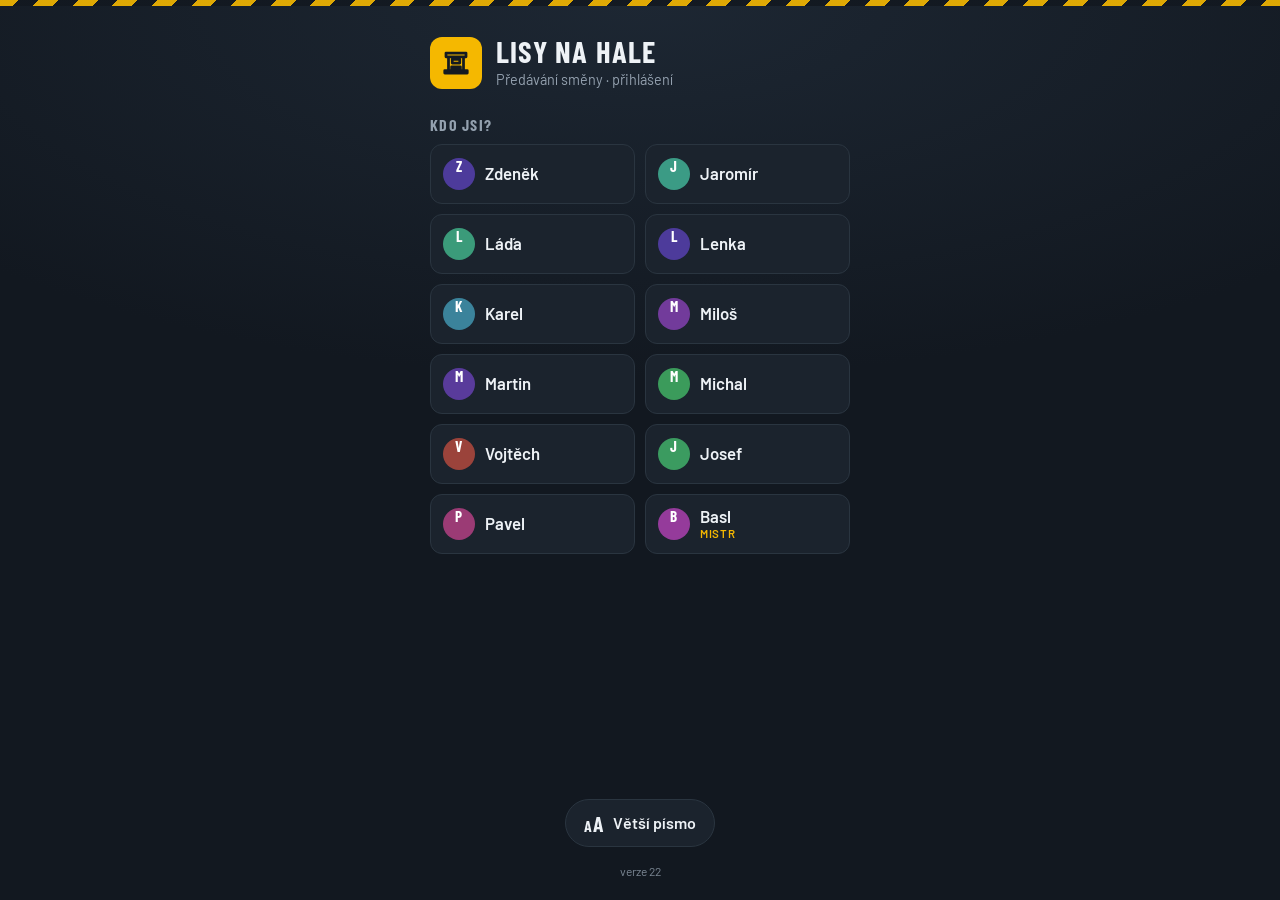
<file: index.html>
<!doctype html>
<html lang="cs">
<head>
<meta charset="utf-8">
<meta name="viewport" content="width=device-width, initial-scale=1, viewport-fit=cover">
<meta name="theme-color" content="#121820">
<meta name="apple-mobile-web-app-capable" content="yes">
<meta name="apple-mobile-web-app-title" content="Lisy">
<title>Lisy na hale</title>
<link rel="manifest" href="manifest.webmanifest">
<link rel="icon" href="icon-192.png">
<link rel="apple-touch-icon" href="icon-192.png">
<link rel="stylesheet" href="styles.css?v=22">
<script>try { var fs = localStorage.getItem('lisy-fs'); if (fs) document.documentElement.setAttribute('data-fs', fs); } catch (e) {}</script>
</head>
<body>
<div class="boot-err" id="bootErr" hidden>
  <b>Aplikace se nenačetla celá.</b>
  <span>Nejspíš se zrovna nahrává nová verze. Zkus to znovu.</span>
  <button id="bootBtn">Načíst znovu</button>
  <button id="bootRep" class="boot-rep" onclick="try{openReport('Chyba načtení')}catch(e){}">Nahlásit problém</button>
</div>
<script>
window.addEventListener('error', function () { var e = document.getElementById('bootErr'); if (e) e.hidden = false; });
document.addEventListener('click', function (ev) {
  if (!ev.target || ev.target.id !== 'bootBtn') return;
  var go = function () { location.reload(); };
  try {
    var p = [];
    if (navigator.serviceWorker) p.push(navigator.serviceWorker.getRegistrations().then(function (r) { return Promise.all(r.map(function (x) { return x.unregister(); })); }));
    if (window.caches) p.push(caches.keys().then(function (k) { return Promise.all(k.map(function (x) { return caches.delete(x); })); }));
    Promise.all(p).then(go, go);
  } catch (e) { go(); }
});
</script>
<div class="login" id="login">
  <div class="lg-card">
    <div class="lg-brand"><span class="logo lg-logo" data-ic="logo"></span><div><div class="lg-title">Lisy na hale</div><div class="lg-sub">Předávání směny · přihlášení</div></div></div>
    <div id="lgStep1">
      <div class="lg-h">Kdo jsi?</div>
      <div class="lg-names" id="lgNames"></div>
    </div>
    <div id="lgStep2" hidden>
      <button class="lg-back" id="lgBack" data-ic="back">Jiný uživatel</button>
      <div class="lg-who"><span class="av av-lg" id="lgAv"></span><b id="lgName"></b></div>
      <div class="lg-h">Zadej PIN</div>
      <div class="dots" id="lgDots"><i></i><i></i><i></i><i></i></div>
      <div class="lg-err" id="lgErr" role="alert"></div>
      <div class="pad" id="lgPad"></div>
    </div>
  </div>
  <button class="lg-fs" id="lgFs" type="button"><span class="aa">A<b>A</b></span><span id="lgFsT">Větší písmo</span></button>
  <div class="lg-foot" id="lgFoot"></div>
</div>
<header class="appbar">
  <div class="hrow">
    <div class="brand">
      <span class="logo" data-ic="logo"></span>
      <div class="brand-t"><h1>Lisy na hale</h1><div class="src"><span id="srcInfo"></span><span id="ver" class="ver"></span></div></div>
    </div>
    <div class="hright">
      <div class="clock"><b id="clock" class="mono">--:--</b><span><span id="shiftName"></span> · do <span id="shiftEnd" class="mono"></span></span></div>
      <button class="userbtn" id="userBtn" aria-label="Uživatel a nastavení"><span class="av" id="userAv"></span></button>
    </div>
  </div>
  <div class="stats" id="filters" role="group" aria-label="Filtr lisů">
    <button class="stat" data-f="all" aria-pressed="true"><b id="cAll">0</b><span>Vše</span></button>
    <button class="stat s-run" data-f="run" aria-pressed="false"><b id="cRun">0</b><span>Běží</span></button>
    <button class="stat s-warn" data-f="shift" aria-pressed="false"><b id="cShift">0</b><span>Končí</span></button>
    <button class="stat s-idle" data-f="idle" aria-pressed="false"><b id="cIdle">0</b><span>Stojí</span><small id="cPrep" hidden></small></button>
  </div>
  <div class="fhint" id="fhint" hidden></div>
</header>

<main>
  <section id="v-hala"><div class="grid" id="grid"></div></section>

  <section id="v-plan" hidden>
    <div class="pl-head">
      <button class="icb" id="plPrev" aria-label="Předchozí den" data-ic="back"></button>
      <button class="pl-day" id="plToday" title="Zpět na aktuální směnu"><span id="plDay"></span></button>
      <button class="icb" id="plNext" aria-label="Další den" data-ic="chev"></button>
    </div>
    <div class="seg pl-shifts" id="plShifts"></div>
    <div class="seg pl-mode" role="group" aria-label="Zobrazení plánu">
      <button data-pm="tasks" aria-pressed="true">Úkoly</button>
      <button data-pm="time" aria-pressed="false">Časová osa</button>
      <button data-pm="staff" aria-pressed="false">Obsluha</button>
    </div>
    <div id="plTime" hidden></div>
    <div id="plStaff" hidden></div>
    <div id="plTasks">
    <div class="pl-prog" id="plProg"></div>
    <div class="bigbtns two">
      <button class="primary" id="plAdd" data-ic="plus">Přidat do plánu</button>
      <button class="secondary" id="plPaste" data-ic="list">Vložit text</button>
    </div>
    <div id="plOver"></div>
    <div class="list" id="plList"></div>
    <h2>Sdílení plánu</h2>
    <p class="hint">Plán i rozdělení obsluhy se předávají se směnou. Tady je jde poslat samostatně, třeba když je připravuje mistr.</p>
    <div class="bigbtns two">
      <button class="secondary" id="plShare" data-ic="share">Sdílet plán</button>
      <button class="secondary" id="plLoad" data-ic="scan">Načíst plán</button>
    </div>
    </div>
  </section>

  <section id="v-predani" hidden>
    <h2>Předání směny</h2>
    <div class="wholine"><span class="av" id="whoAv"></span><span>Předává / přebírá: <b id="whoName"></b></span></div>
    <div class="bigbtns">
      <button class="primary" id="btnGive" data-ic="qr">Předat směnu</button>
      <button class="secondary" id="btnTake" data-ic="scan">Načíst od předchozí směny</button>
    </div>
    <h2>Končí do konce příští směny</h2>
    <div class="list" id="handover"></div>
    <h2>Poslední změny</h2>
    <div class="list" id="log"></div>
  </section>

  <section id="v-poznamky" hidden>
    <h2>Poznámky pro směnu</h2>
    <p class="hint">Co má vědět další směna. Poznámky se předávají spolu se směnou.</p>
    <form class="noteform" id="noteForm">
      <select id="noteLis" aria-label="Ke kterému lisu"></select>
      <textarea id="noteText" rows="3" placeholder="Např. na lisu 4 dochází materiál, neuklizené hadice u lisu 10…" aria-label="Text poznámky"></textarea>
      <button class="primary" type="submit" data-ic="plus">Přidat poznámku</button>
    </form>
    <h2>Otevřené <span class="cnt" id="noteCount"></span></h2>
    <div class="list" id="notesOpen"></div>
    <h2>Vyřešené</h2>
    <div class="list" id="notesDone"></div>
  </section>

  <section id="v-katalog" hidden>
    <h2>Katalog výrobků <span class="cnt" id="catCount"></span></h2>
    <p class="hint">Výrobky, které jdou vybrat při zadávání k lisu. Firemní seznam se načítá sám ze souboru katalog.json, vlastní výrobky přidáš tady.</p>
    <div class="bigbtns two">
      <button class="secondary" id="btnCatGive" data-ic="share">Sdílet katalog</button>
      <button class="secondary" id="btnCatTake" data-ic="scan">Načíst katalog</button>
    </div>
    <form class="cat-add" id="catForm">
      <input type="text" id="catNew" placeholder="Název výrobku" aria-label="Nový výrobek">
      <button class="primary" type="submit">Přidat</button>
    </form>
    <input type="search" id="catSearch" placeholder="Hledat v katalogu" aria-label="Hledat v katalogu">
    <div class="list" id="catalog"></div>
  </section>
</main>

<nav>
  <button data-v="hala" aria-current="page" data-ic="grid">Hala</button>
  <button data-v="plan" data-ic="plan">Plán<span class="nbadge nb-plan" id="navPlan" hidden></span></button>
  <button data-v="predani" data-ic="swap">Předání</button>
  <button data-v="poznamky" data-ic="note">Poznámky<span class="nbadge" id="navNotes" hidden></span></button>
  <button data-v="katalog" data-ic="list">Katalog</button>
</nav>

<dialog id="dlg"><div class="sheet" id="sheet"></div></dialog>
<dialog id="dlg2"><div class="sheet" id="sheet2"></div></dialog>
<datalist id="products"></datalist>
<input type="file" id="fileIn" accept=".json,application/json" hidden>

<script src="qrcode.js?v=22"></script>
<script src="lz-string.min.js?v=22"></script>
<script src="jsQR.js?v=22"></script>
<script src="app.js?v=22"></script>
</body>
</html>
</file>
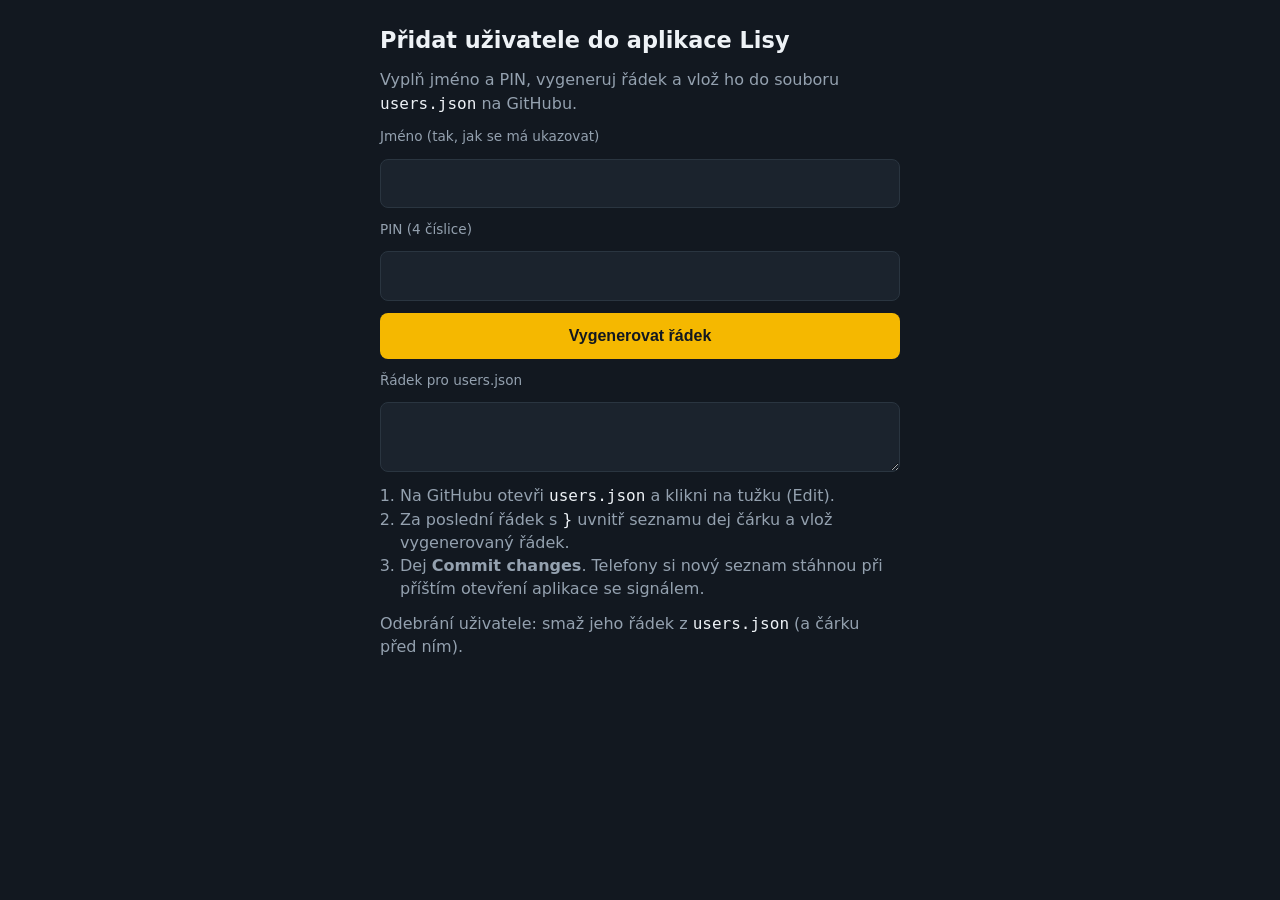
<file: novy-uzivatel.html>
<!doctype html>
<html lang="cs">
<head>
<meta charset="utf-8">
<meta name="viewport" content="width=device-width, initial-scale=1">
<title>Lisy – nový uživatel</title>
<style>
  :root{--bg:#121820;--panel:#1b232d;--line:#2a3540;--fg:#eef2f6;--muted:#94a1af;--accent:#f5b800}
  body{margin:0;background:var(--bg);color:var(--fg);font:16px/1.45 system-ui,sans-serif;padding:24px 16px}
  main{max-width:520px;margin:0 auto;display:flex;flex-direction:column;gap:12px}
  h1{font-size:1.4rem;margin:0}
  p{color:var(--muted);margin:0}
  label{font-size:.85rem;color:var(--muted)}
  input,textarea{width:100%;box-sizing:border-box;background:var(--panel);color:var(--fg);border:1px solid var(--line);border-radius:8px;padding:12px;font:inherit}
  textarea{font-family:ui-monospace,monospace;font-size:.85rem;min-height:70px}
  button{background:var(--accent);color:#121820;border:0;border-radius:8px;padding:14px;font-weight:700;font-size:1rem}
  ol{color:var(--muted);padding-left:20px;margin:0}
  code{color:var(--fg)}
</style>
</head>
<body>
<main>
  <h1>Přidat uživatele do aplikace Lisy</h1>
  <p>Vyplň jméno a PIN, vygeneruj řádek a vlož ho do souboru <code>users.json</code> na GitHubu.</p>
  <label for="n">Jméno (tak, jak se má ukazovat)</label>
  <input id="n" autocomplete="off">
  <label for="p">PIN (4 číslice)</label>
  <input id="p" inputmode="numeric" maxlength="4" autocomplete="off">
  <button id="go">Vygenerovat řádek</button>
  <label for="out">Řádek pro users.json</label>
  <textarea id="out" readonly></textarea>
  <ol>
    <li>Na GitHubu otevři <code>users.json</code> a klikni na tužku (Edit).</li>
    <li>Za poslední řádek s <code>}</code> uvnitř seznamu dej čárku a vlož vygenerovaný řádek.</li>
    <li>Dej <b>Commit changes</b>. Telefony si nový seznam stáhnou při příštím otevření aplikace se signálem.</li>
  </ol>
  <p>Odebrání uživatele: smaž jeho řádek z <code>users.json</code> (a čárku před ním).</p>
</main>
<script>
document.getElementById('go').onclick = async () => {
  const n = document.getElementById('n').value.trim(), p = document.getElementById('p').value.trim();
  if (!n || !/^\d{4}$/.test(p)) { document.getElementById('out').value = 'Vyplň jméno a PIN o 4 číslicích.'; return; }
  const b = await crypto.subtle.digest('SHA-256', new TextEncoder().encode('lisy:' + n + ':' + p));
  const h = [...new Uint8Array(b)].map(x => x.toString(16).padStart(2, '0')).join('');
  document.getElementById('out').value = JSON.stringify({ name: n, pin: h });
};
</script>
</body>
</html>
</file>
<file: styles.css>
/* Fonts bundled locally so the app works offline */
@font-face{font-family:"Barlow";font-weight:400;font-display:swap;src:url(barlow-latin-400-normal.woff2) format("woff2");unicode-range:U+0000-00FF,U+0131,U+0152-0153,U+02BB-02BC,U+02C6,U+02DA,U+02DC,U+2000-206F,U+20AC,U+2122,U+2190-2199,U+2212}
@font-face{font-family:"Barlow";font-weight:400;font-display:swap;src:url(barlow-latin-ext-400-normal.woff2) format("woff2");unicode-range:U+0100-02AF,U+1E00-1EFF,U+20A0-20AB,U+2C60-2C7F}
@font-face{font-family:"Barlow";font-weight:600;font-display:swap;src:url(barlow-latin-600-normal.woff2) format("woff2");unicode-range:U+0000-00FF,U+0131,U+0152-0153,U+02BB-02BC,U+02C6,U+02DA,U+02DC,U+2000-206F,U+20AC,U+2122,U+2190-2199,U+2212}
@font-face{font-family:"Barlow";font-weight:600;font-display:swap;src:url(barlow-latin-ext-600-normal.woff2) format("woff2");unicode-range:U+0100-02AF,U+1E00-1EFF,U+20A0-20AB,U+2C60-2C7F}
@font-face{font-family:"Barlow Condensed";font-weight:700;font-display:swap;src:url(barlow-condensed-latin-700-normal.woff2) format("woff2");unicode-range:U+0000-00FF,U+0131,U+0152-0153,U+02BB-02BC,U+02C6,U+02DA,U+02DC,U+2000-206F,U+20AC,U+2122,U+2190-2199,U+2212}
@font-face{font-family:"Barlow Condensed";font-weight:700;font-display:swap;src:url(barlow-condensed-latin-ext-700-normal.woff2) format("woff2");unicode-range:U+0100-02AF,U+1E00-1EFF,U+20A0-20AB,U+2C60-2C7F}

/* Layout: tmavý pruh aplikace se stavovými čítači, mřížka lisů jako panely strojů, spodní listy pro detail */
:root{
  --bg:#eceff3; --panel:#ffffff; --panel-2:#f5f7f9; --line:#dbe0e6; --line-2:#c9d0d8;
  --fg:#141a21; --muted:#5a6573; --faint:#8b95a1;
  --bar:#121820; --bar-2:#1b232d; --bar-line:#2a3540; --bar-fg:#eef2f6; --bar-muted:#94a1af;
  --accent:#f5b800; --accent-ink:#141a21;
  --ok:#17955a; --warn:#d68400; --crit:#d63f3f; --stop:#8455e8; --done:#2f74d0; --prep:#0e9aa7; --idle:#8a96a3;
  --shadow:0 1px 2px rgb(16 24 32 / .06),0 2px 8px rgb(16 24 32 / .05);
  --r:10px; --r-sm:8px;
  --f-display:"Barlow Condensed","Arial Narrow",sans-serif;
  --f-body:"Barlow",system-ui,sans-serif;
  color-scheme:light;
}
@media (prefers-color-scheme: dark){:root:not([data-theme="light"]){
  --bg:#0d1217; --panel:#161d25; --panel-2:#1c242e; --line:#26313c; --line-2:#33404d;
  --fg:#e7ecf1; --muted:#9aa6b2; --faint:#6d7986;
  --bar:#0a0e12; --bar-2:#141b22; --bar-line:#222c36;
  --ok:#2fbf78; --warn:#f0a330; --crit:#f06464; --stop:#a07cf5; --done:#5b9cf0; --prep:#2cc4cf; --idle:#6f7c89;
  --shadow:0 1px 2px rgb(0 0 0 / .4);
  color-scheme:dark}}
:root[data-theme="dark"]{
  --bg:#0d1217; --panel:#161d25; --panel-2:#1c242e; --line:#26313c; --line-2:#33404d;
  --fg:#e7ecf1; --muted:#9aa6b2; --faint:#6d7986;
  --bar:#0a0e12; --bar-2:#141b22; --bar-line:#222c36;
  --ok:#2fbf78; --warn:#f0a330; --crit:#f06464; --stop:#a07cf5; --done:#5b9cf0; --prep:#2cc4cf; --idle:#6f7c89;
  --shadow:0 1px 2px rgb(0 0 0 / .4);
  color-scheme:dark}

*{box-sizing:border-box}
html{-webkit-text-size-adjust:100%}
html{font-size:100%}
html[data-fs="2"]{font-size:115%}
html[data-fs="3"]{font-size:130%}
body{margin:0;background:var(--bg);color:var(--fg);font:1rem/1.4 var(--f-body);padding:0 16px calc(76px + env(safe-area-inset-bottom,0px))}
button,input,select{font:inherit;color:inherit}
button{cursor:pointer;-webkit-tap-highlight-color:transparent}
[hidden]{display:none!important}
:focus-visible{outline:3px solid var(--accent);outline-offset:2px}
.mono{font-variant-numeric:tabular-nums}
svg.i{width:20px;height:20px;flex:none;fill:none;stroke:currentColor;stroke-width:2;stroke-linecap:round;stroke-linejoin:round}

/* ---------- app bar ---------- */
.appbar{position:sticky;top:0;z-index:5;margin:0 -16px;background:var(--bar);color:var(--bar-fg);padding:calc(10px + env(safe-area-inset-top,0px)) 16px 12px;box-shadow:0 2px 10px rgb(0 0 0 / .18)}
.hrow{display:flex;justify-content:space-between;align-items:center;gap:12px}
.brand{display:flex;align-items:center;gap:10px;min-width:0;flex:1}
.logo{width:36px;height:36px;border-radius:8px;background:var(--accent);color:var(--accent-ink);display:grid;place-items:center;flex:none}
.logo svg.i{width:22px;height:22px;stroke-width:2.2}
.brand-t{min-width:0}
h1{white-space:nowrap;overflow:hidden;text-overflow:ellipsis;font:700 1.35rem/1.05 var(--f-display);letter-spacing:.04em;margin:0;text-transform:uppercase}
.src{display:flex;gap:8px;font-size:.75rem;color:var(--bar-muted);white-space:nowrap;overflow:hidden}
.src span:first-child{overflow:hidden;text-overflow:ellipsis}
.src span:first-child:empty{display:none}
.ver{opacity:.8}
.themebtn{width:40px;height:40px;display:grid;place-items:center;border-radius:var(--r-sm);border:1px solid var(--bar-line);background:var(--bar-2);color:var(--bar-fg);padding:0;flex:none}
.hright{display:flex;align-items:center;gap:10px;flex:none}
.clock{min-width:0;display:flex;flex-direction:column;align-items:flex-end;line-height:1.1;flex:none}
.clock b{font:700 1.5rem/1 var(--f-display);letter-spacing:.02em}
.clock > span{font-size:.75rem;color:var(--bar-muted);margin-top:3px}
.stats{display:grid;grid-template-columns:repeat(4,1fr);gap:6px;margin-top:12px}
.stat{--c:var(--bar-fg);background:var(--bar-2);border:1px solid var(--bar-line);border-radius:var(--r-sm);padding:7px 4px 6px;display:flex;flex-direction:column;align-items:center;gap:1px;color:var(--bar-muted);min-width:0}
.stat b{font:700 1.35rem/1 var(--f-display);color:var(--c)}
.stat span{font-size:.72rem;font-weight:600;letter-spacing:.03em;text-transform:uppercase;line-height:1.15;text-align:center;max-width:100%;overflow-wrap:anywhere}
.stat.s-run{--c:var(--ok)} .stat.s-warn{--c:var(--warn)} .stat.s-idle{--c:var(--idle)}
.stat[aria-pressed="true"]{border-color:var(--accent);background:color-mix(in srgb,var(--accent) 14%,var(--bar-2));color:var(--bar-fg)}

/* ---------- grid of presses ---------- */
.grid{display:grid;grid-template-columns:repeat(auto-fill,minmax(158px,1fr));gap:10px;margin-top:14px}
.tile{--st:var(--idle);text-align:left;background:var(--panel);border:1px solid var(--line);border-radius:var(--r);padding:11px 12px 10px;display:flex;flex-direction:column;gap:6px;min-width:0;box-shadow:var(--shadow);position:relative;overflow:hidden}
.tile::after{content:"";position:absolute;inset:0 0 auto 0;height:3px;background:var(--st)}
.t-top{display:flex;justify-content:space-between;align-items:center;gap:6px}
.tile .no{font:700 1.15rem/1 var(--f-display);letter-spacing:.05em;text-transform:uppercase}
.pill{display:inline-flex;align-items:center;gap:5px;font-size:.7rem;font-weight:700;letter-spacing:.03em;text-transform:uppercase;padding:3px 7px;border-radius:999px;color:var(--st);background:color-mix(in srgb,var(--st) 14%,transparent);white-space:nowrap}
.pill::before{content:"";width:6px;height:6px;border-radius:50%;background:currentColor}
.tile .prod{font-weight:600;font-size:1rem;line-height:1.2;overflow:hidden;text-overflow:ellipsis;white-space:nowrap}
.tile.empty .prod{color:var(--faint);font-weight:500}
.bar{height:6px;border-radius:3px;background:var(--panel-2);border:1px solid var(--line);overflow:hidden}
.bar i{display:block;height:100%;background:var(--st);border-radius:3px}
.t-meta{display:flex;justify-content:space-between;align-items:baseline;gap:6px;font-size:.8rem;color:var(--muted)}
.t-meta b{color:var(--st);font-weight:700;white-space:nowrap}
.tile .q{font-size:.76rem;color:var(--faint);overflow:hidden;text-overflow:ellipsis;white-space:nowrap;border-top:1px solid var(--line);padding-top:6px;margin-top:auto}
.tile .q b{color:var(--muted);font-weight:600}

/* ---------- lists / pages ---------- */
h2{font:700 1.05rem var(--f-display);text-transform:uppercase;letter-spacing:.06em;margin:22px 0 0;color:var(--muted)}
.hint{color:var(--muted);font-size:.88rem;margin:4px 0 0}
.list{display:flex;flex-direction:column;gap:8px;margin-top:10px}
.row{--st:var(--idle);background:var(--panel);border:1px solid var(--line);border-radius:var(--r);padding:10px 12px;display:grid;grid-template-columns:auto 1fr auto;gap:3px 12px;align-items:center;text-align:left;min-width:0;box-shadow:var(--shadow)}
.row .no{font:700 1.1rem var(--f-display);letter-spacing:.04em;text-transform:uppercase}
.row .sub{grid-column:2/4;font-size:.84rem;color:var(--muted)}
.row .sub b{color:var(--fg)}
.row.simple{grid-template-columns:1fr auto;box-shadow:none}
.badge{font-size:.72rem;font-weight:700;text-transform:uppercase;letter-spacing:.03em;padding:3px 8px;border-radius:999px;background:color-mix(in srgb,var(--st) 14%,transparent);color:var(--st);white-space:nowrap}
.who{display:flex;flex-direction:column;gap:6px;margin-top:10px}
.who label{font-size:.8rem;font-weight:600;color:var(--muted);text-transform:uppercase;letter-spacing:.05em}
.bigbtns{display:grid;gap:10px;margin-top:14px}
.bigbtns.two{grid-template-columns:1fr 1fr}
.cat-add{display:flex;gap:8px;margin-top:12px}
.cat-add input{flex:1}
.cnt{font:600 .85rem var(--f-body);color:var(--faint);text-transform:none;letter-spacing:0;margin-left:6px}

/* ---------- nav ---------- */
nav{position:fixed;left:0;right:0;bottom:0;z-index:6;display:grid;grid-template-columns:repeat(5,1fr);background:var(--panel);border-top:1px solid var(--line);padding-bottom:env(safe-area-inset-bottom,0px);box-shadow:0 -2px 10px rgb(16 24 32 / .06)}
nav button{background:none;border:0;padding:8px 4px 9px;font-weight:600;font-size:.75rem;letter-spacing:.03em;color:var(--faint);display:flex;flex-direction:column;align-items:center;gap:3px;position:relative}
nav button svg.i{width:22px;height:22px}
nav button[aria-current="page"]{color:var(--fg)}
nav button[aria-current="page"]::before{content:"";position:absolute;top:0;left:30%;right:30%;height:3px;border-radius:0 0 3px 3px;background:var(--accent)}

/* ---------- inputs & buttons ---------- */
input[type=text],input[type=search],input[type=datetime-local],input[type=number],select{width:100%;min-width:0;border:1px solid var(--line-2);background:var(--panel);border-radius:var(--r-sm);padding:10px 12px;min-height:46px}
input:focus,select:focus{outline:none;border-color:var(--accent);box-shadow:0 0 0 3px color-mix(in srgb,var(--accent) 30%,transparent)}
input[type=search]{margin-top:10px}
.primary,.secondary{display:inline-flex;align-items:center;justify-content:center;gap:8px;border-radius:var(--r-sm);padding:13px 16px;font-weight:700;font-size:1rem;min-height:50px}
.primary{background:var(--accent);color:var(--accent-ink);border:1px solid color-mix(in srgb,var(--accent) 70%,#000)}
.secondary{background:var(--panel);border:1px solid var(--line-2);font-weight:600}
.acts{display:flex;gap:8px;flex-wrap:wrap;align-items:center}
.sm{display:inline-flex;align-items:center;gap:6px;border:1px solid var(--line-2);background:var(--panel);border-radius:var(--r-sm);padding:8px 12px;font-size:.9rem;font-weight:600;min-height:42px}
.sm svg.i{width:18px;height:18px}
.sm.go{background:var(--accent);border-color:color-mix(in srgb,var(--accent) 70%,#000);color:var(--accent-ink)}
.sm.stop{background:color-mix(in srgb,var(--stop) 12%,var(--panel));border-color:color-mix(in srgb,var(--stop) 45%,transparent);color:var(--stop)}
.sm.end{background:color-mix(in srgb,var(--done) 12%,var(--panel));border-color:color-mix(in srgb,var(--done) 45%,transparent);color:var(--done)}
.sm.del{color:var(--crit)}
.sm.cat{border-style:dashed;font-weight:500}
.chip{border:1px solid var(--line-2);background:var(--panel);border-radius:999px;padding:7px 13px;font-size:.88rem;font-weight:600;white-space:nowrap}
.chip[aria-pressed="true"]{background:var(--fg);color:var(--bg);border-color:var(--fg)}
.quick{display:flex;flex-wrap:wrap;gap:6px}
.quick .chip{min-height:40px}

/* ---------- sheets ---------- */
dialog{border:0;padding:0;width:100%;max-width:560px;margin:auto auto 0;border-radius:16px 16px 0 0;background:var(--bg);color:var(--fg);max-height:92vh;max-height:92dvh;box-shadow:0 -8px 30px rgb(0 0 0 / .25)}
dialog::backdrop{background:rgb(8 12 16 / .55)}
@media (prefers-reduced-motion:no-preference){dialog[open]{animation:up .18s ease-out}@keyframes up{from{transform:translateY(24px);opacity:.6}}}
.sheet{padding:8px 16px calc(18px + env(safe-area-inset-bottom,0px));display:flex;flex-direction:column;gap:12px}
.sheet::before{content:"";align-self:center;width:40px;height:4px;border-radius:2px;background:var(--line-2);margin-bottom:2px}
.sh-head{display:flex;justify-content:space-between;align-items:center;gap:8px}
.sh-head h3{font:700 1.55rem/1.1 var(--f-display);margin:0;text-transform:uppercase;letter-spacing:.04em;display:flex;align-items:center;gap:10px;flex-wrap:wrap}
.sh-head .tools{display:flex;gap:6px}
.icb{width:42px;height:42px;display:grid;place-items:center;border-radius:var(--r-sm);border:1px solid var(--line-2);background:var(--panel);padding:0}
.x{width:42px;height:42px;display:grid;place-items:center;border-radius:var(--r-sm);border:1px solid var(--line-2);background:var(--panel);padding:0}
.flbl{font-size:.75rem;font-weight:700;letter-spacing:.07em;text-transform:uppercase;color:var(--muted);margin-bottom:-6px}

.slot{background:var(--panel);border:1px solid var(--line);border-radius:var(--r);padding:12px;display:flex;flex-direction:column;gap:8px;box-shadow:var(--shadow)}
.slot.run{--st:var(--ok);border-left:5px solid var(--st)}
.slot.run.st-stop{--st:var(--stop)} .slot.run.st-end{--st:var(--done)} .slot.run.empty{--st:var(--idle);border-style:solid dashed dashed solid}
.slot-top{display:flex;align-items:center;gap:8px}
.lbl{font-size:.72rem;font-weight:700;letter-spacing:.08em;text-transform:uppercase;color:var(--st,var(--muted));margin-right:auto;display:inline-flex;align-items:center;gap:6px}
.slot.run .lbl::before{content:"";width:8px;height:8px;border-radius:50%;background:currentColor}
@media (prefers-reduced-motion:no-preference){.slot.run.st-run .lbl::before{animation:pulse 1.6s ease-in-out infinite}@keyframes pulse{50%{opacity:.3}}}
.prodname{font-weight:700;font-size:1.15rem;line-height:1.25}
.slotinfo{font-size:.88rem;color:var(--muted);display:flex;align-items:center;gap:6px;flex-wrap:wrap}
.slot .bar{margin:2px 0}
.qhead{display:flex;justify-content:space-between;align-items:baseline;gap:8px;margin-top:8px;flex-wrap:wrap}
.slot.q{padding:0;gap:0}
.slot.q.sel{border-color:var(--fg);box-shadow:0 0 0 1px var(--fg)}
.slot.q > .acts,.slot.q > .hint,.slot.q > .mv{padding:0 12px 12px}
.qrow{display:flex;align-items:center;gap:10px;padding:8px 12px 8px 4px;cursor:pointer;min-height:54px}
.qrow .prodname{font-size:1.05rem;font-weight:600;flex:1;min-width:0}
.qrow .chev{color:var(--faint)}
.qn{display:grid;place-items:center;width:26px;height:26px;border-radius:50%;background:var(--panel-2);border:1px solid var(--line);font-size:.8rem;font-weight:700;color:var(--muted);flex:none}
.grip{touch-action:none;cursor:grab;padding:10px 6px 10px 10px;color:var(--faint);user-select:none;-webkit-user-select:none;display:grid;place-items:center}
.slot.dragging{opacity:.95;box-shadow:0 10px 24px rgb(0 0 0 / .25);transform:scale(1.01)}
.addq{display:flex;align-items:center;justify-content:center;gap:8px;border:1.5px dashed var(--line-2);background:transparent;border-radius:var(--r);padding:14px;font-weight:600;color:var(--muted)}
.mv{display:flex;flex-direction:column;gap:8px;border-top:1px dashed var(--line-2);padding-top:12px}

.sug{border:1px solid var(--line-2);border-radius:var(--r-sm);background:var(--panel);max-height:220px;overflow-y:auto;display:flex;flex-direction:column}
.sug button{text-align:left;background:none;border:0;border-bottom:1px solid var(--line);padding:12px;min-height:46px}
.sug button:last-child{border-bottom:0}
.sug button:active{background:var(--panel-2)}
.sug button.sel{background:color-mix(in srgb,var(--accent) 20%,transparent);font-weight:700}
.sug-empty{padding:12px;color:var(--muted);font-size:.9rem}
.savecat{font-size:.9rem;display:flex;gap:8px;align-items:center}
.hm{display:flex;gap:10px}
.hm label{display:flex;align-items:center;gap:8px;flex:1;color:var(--muted);font-weight:600}
.hm input{font:700 1.3rem var(--f-display);text-align:center}
.preview{background:var(--panel);border:1px solid var(--line);border-radius:var(--r-sm);padding:12px;font-size:.95rem}
.acts.end{justify-content:flex-end}
.acts.end button{flex:1}
.qrbox{background:#fff;padding:12px;border-radius:var(--r);align-self:center;width:100%;max-width:360px;box-shadow:var(--shadow)}
.qrbox svg{display:block;width:100%;height:auto}
.cam{width:100%;border-radius:var(--r);background:#000;aspect-ratio:1;object-fit:cover}
.fhint{margin-top:8px;font-size:.8rem;color:var(--bar-muted);display:flex;justify-content:space-between;gap:8px;align-items:center}
.fhint button{background:none;border:0;color:var(--accent);font-weight:700;font-size:.8rem;padding:4px 0;white-space:nowrap}
.nbadge{position:absolute;top:4px;left:calc(50% + 6px);min-width:18px;height:18px;padding:0 5px;border-radius:9px;background:var(--crit);color:#fff;font-size:.7rem;font-weight:700;display:grid;place-items:center;line-height:1}
textarea{width:100%;min-width:0;border:1px solid var(--line-2);background:var(--panel);border-radius:var(--r-sm);padding:10px 12px;font:inherit;color:inherit;resize:vertical;min-height:84px}
textarea:focus{outline:none;border-color:var(--accent);box-shadow:0 0 0 3px color-mix(in srgb,var(--accent) 30%,transparent)}
.noteform{display:flex;flex-direction:column;gap:8px;margin-top:12px}
.note{background:var(--panel);border:1px solid var(--line);border-left:4px solid var(--warn);border-radius:var(--r);padding:10px 12px;display:flex;flex-direction:column;gap:6px;box-shadow:var(--shadow)}
.note.done{border-left-color:var(--line-2);opacity:.75;box-shadow:none}
.note.done .ntext{text-decoration:line-through;text-decoration-color:var(--faint)}
.nhead{display:flex;justify-content:space-between;align-items:center;gap:8px}
.ntag{font:700 .95rem var(--f-display);letter-spacing:.05em;text-transform:uppercase}
.nmeta{font-size:.78rem;color:var(--faint)}
.ntext{white-space:pre-wrap;overflow-wrap:anywhere}
.tnote{display:inline-flex;align-items:center;gap:2px;color:var(--warn);font-size:.75rem;font-weight:700}
.tnote svg.i{width:15px;height:15px}
.t-top .right{display:flex;align-items:center;gap:6px}
.av{--h:210;width:32px;height:32px;border-radius:50%;display:grid;place-items:center;font:700 .95rem var(--f-display);letter-spacing:.02em;color:#fff;background:hsl(var(--h) 45% 42%);flex:none;text-transform:uppercase}
.av-lg{width:64px;height:64px;font-size:1.6rem}
.userbtn{width:42px;height:42px;display:grid;place-items:center;border-radius:50%;border:2px solid var(--bar-line);background:var(--bar-2);padding:0;flex:none}
.userbtn .av{width:34px;height:34px}
.wholine{display:flex;align-items:center;gap:10px;margin-top:10px;background:var(--panel);border:1px solid var(--line);border-radius:var(--r);padding:10px 12px;color:var(--muted)}
.wholine b{color:var(--fg)}
.seg{display:grid;grid-template-columns:repeat(3,1fr);gap:6px}
.seg button{display:flex;flex-direction:column;align-items:center;gap:4px;border:1px solid var(--line-2);background:var(--panel);border-radius:var(--r-sm);padding:10px 4px;font-size:.82rem;font-weight:600}
.seg button[aria-pressed="true"]{border-color:var(--accent);box-shadow:0 0 0 2px color-mix(in srgb,var(--accent) 40%,transparent)}
.me{display:flex;align-items:center;gap:12px;background:var(--panel);border:1px solid var(--line);border-radius:var(--r);padding:12px}
.me b{font-size:1.15rem}

/* ---------- login ---------- */
.login{position:fixed;inset:0;z-index:100;background:radial-gradient(120% 70% at 50% 0%,#1d2733 0%,var(--bar) 60%);color:var(--bar-fg);overflow-y:auto;display:flex;flex-direction:column;align-items:center;padding:calc(28px + env(safe-area-inset-top,0px)) 16px calc(20px + env(safe-area-inset-bottom,0px))}
.login::before{content:"";position:absolute;inset:0 0 auto 0;height:6px;background:repeating-linear-gradient(-45deg,var(--accent) 0 14px,#121820 14px 28px);opacity:.9}
.lg-card{width:100%;max-width:420px;display:flex;flex-direction:column;gap:18px;flex:1}
.lg-brand{display:flex;align-items:center;gap:14px;margin-top:8px}
.lg-logo{width:52px;height:52px;border-radius:12px}
.lg-logo svg.i{width:30px;height:30px}
.lg-title{font:700 1.9rem/1 var(--f-display);letter-spacing:.04em;text-transform:uppercase}
.lg-sub{color:var(--bar-muted);font-size:.9rem;margin-top:4px}
.lg-h{font:700 1rem var(--f-display);letter-spacing:.08em;text-transform:uppercase;color:var(--bar-muted);margin-top:6px}
.lg-names{display:grid;grid-template-columns:repeat(2,1fr);gap:10px;margin-top:10px}
.lg-names button{display:flex;align-items:center;gap:10px;background:var(--bar-2);border:1px solid var(--bar-line);border-radius:12px;padding:12px;color:var(--bar-fg);font-weight:600;font-size:1.05rem;text-align:left;min-height:60px}
.lg-names button:active{border-color:var(--accent)}
.lg-names button.last{border-color:var(--accent);background:color-mix(in srgb,var(--accent) 12%,var(--bar-2))}
.lg-back{align-self:flex-start;display:inline-flex;align-items:center;gap:6px;background:none;border:0;color:var(--bar-muted);font-weight:600;padding:6px 0}
.lg-who{display:flex;flex-direction:column;align-items:center;gap:10px}
.lg-who b{font:700 1.6rem var(--f-display);letter-spacing:.03em}
#lgStep2{display:flex;flex-direction:column;gap:14px;align-items:stretch}
#lgStep2[hidden]{display:none!important}
#lgStep2 .lg-h{text-align:center;margin:0}
.dots{display:flex;justify-content:center;gap:16px}
.dots i{width:16px;height:16px;border-radius:50%;border:2px solid var(--bar-muted)}
.dots i.on{background:var(--accent);border-color:var(--accent)}
.dots.bad{animation:shake .35s}
.dots.bad i{border-color:var(--crit)}
@keyframes shake{20%,60%{transform:translateX(-8px)}40%,80%{transform:translateX(8px)}}
.lg-err{min-height:1.3em;text-align:center;color:var(--crit);font-weight:600;font-size:.9rem}
.pad{display:grid;grid-template-columns:repeat(3,1fr);gap:10px;max-width:320px;width:100%;align-self:center}
.pad button{height:64px;border-radius:14px;border:1px solid var(--bar-line);background:var(--bar-2);color:var(--bar-fg);font:600 1.7rem var(--f-display)}
.pad button:active{background:color-mix(in srgb,var(--accent) 25%,var(--bar-2));border-color:var(--accent)}
.pad button.fn{background:transparent;border-color:transparent;font-size:1rem;color:var(--bar-muted)}
.pad button.fn svg.i{width:26px;height:26px}
.lg-foot{color:var(--bar-muted);font-size:.75rem;margin-top:16px;text-align:center;opacity:.8}
.boot-err{position:fixed;inset:auto 16px calc(90px + env(safe-area-inset-bottom,0px)) 16px;z-index:200;background:#2a1416;color:#ffe5e5;border:1px solid #d63f3f;border-radius:10px;padding:14px;display:flex;flex-direction:column;gap:8px;box-shadow:0 8px 24px rgb(0 0 0 / .4)}
.boot-err[hidden]{display:none!important}
.boot-err button{background:#f5b800;color:#141a21;border:0;border-radius:8px;padding:12px;font-weight:700}
.stat small{font-size:.62rem;font-weight:700;color:var(--prep);letter-spacing:.02em}
.slot.run.st-prep{--st:var(--prep)}
.sm.prep{background:color-mix(in srgb,var(--prep) 12%,var(--panel));border-color:color-mix(in srgb,var(--prep) 45%,transparent);color:var(--prep)}
nav button{font-size:.7rem;padding-inline:2px}
.nb-plan{background:var(--accent);color:var(--accent-ink)}
.tplan{display:flex;align-items:center;gap:5px;font-size:.76rem;font-weight:600;color:var(--accent-ink);background:color-mix(in srgb,var(--accent) 30%,transparent);border-radius:6px;padding:3px 6px;min-width:0}
.tplan span{overflow:hidden;text-overflow:ellipsis;white-space:nowrap}
.tplan svg.i{width:15px;height:15px;flex:none}
@media (prefers-color-scheme: dark){:root:not([data-theme="light"]) .tplan{color:var(--accent)}}
:root[data-theme="dark"] .tplan{color:var(--accent)}
/* plán */
.pl-head{display:flex;align-items:center;gap:8px;margin-top:16px}
.pl-day{flex:1;background:var(--panel);border:1px solid var(--line);border-radius:var(--r-sm);min-height:42px;font:700 1.15rem var(--f-display);letter-spacing:.03em;text-transform:uppercase}
.pl-shifts{margin-top:8px}
.pl-shifts button{flex-direction:row;justify-content:center;gap:6px;font-size:.9rem;min-height:44px}
.pl-shifts i{font-style:normal;font-size:.68rem;font-weight:700;color:var(--ok);text-transform:uppercase}
.cnt2{background:var(--accent);color:var(--accent-ink);border-radius:9px;min-width:18px;height:18px;font-size:.72rem;font-weight:700;display:inline-grid;place-items:center;padding:0 5px}
.pl-prog{display:flex;align-items:center;gap:10px;margin-top:10px;font-size:.88rem;color:var(--muted)}
.pl-prog:empty{display:none}
.pl-bar{flex:1;height:8px;border-radius:4px;background:var(--panel-2);border:1px solid var(--line);overflow:hidden}
.pl-bar i{display:block;height:100%;background:var(--ok)}
.pl-over{margin-top:14px;border:1px solid color-mix(in srgb,var(--crit) 40%,transparent);background:color-mix(in srgb,var(--crit) 6%,var(--bg));border-radius:var(--r);padding:10px;display:flex;flex-direction:column;gap:8px}
.pl-over-h{display:flex;justify-content:space-between;align-items:center;gap:8px;font-weight:700;color:var(--crit);font-size:.9rem}
.pl-over-h span{display:flex;align-items:center;gap:6px}
.pi{display:flex;gap:10px;background:var(--panel);border:1px solid var(--line);border-radius:var(--r);padding:10px;box-shadow:var(--shadow)}
.pi-time{width:48px;flex:none;display:grid;place-items:start center;padding-top:2px;color:var(--faint)}
.pi-time b{font:700 1.1rem var(--f-display);color:var(--fg)}
.pi-body{flex:1;min-width:0;display:flex;flex-direction:column;gap:4px}
.pi-top{display:flex;justify-content:space-between;align-items:center;gap:6px;flex-wrap:wrap}
.pi-main{font-size:1.02rem;overflow-wrap:anywhere}
.pi-meta{font-size:.8rem;color:var(--faint)}
.pi-ok{display:inline-flex;align-items:center;gap:4px;font-size:.78rem;color:var(--ok);font-weight:600}
.pi-ok svg.i{width:15px;height:15px}
.pi-soon{font-size:.75rem;font-weight:700;color:var(--warn)}
.pi.done{opacity:.6;box-shadow:none}
.pi.done .pi-main{text-decoration:line-through;text-decoration-color:var(--faint)}
.pi.soon{border-color:var(--warn);box-shadow:0 0 0 1px var(--warn)}
.pi.late{border-color:var(--crit);box-shadow:0 0 0 1px var(--crit)}
.pi.late .pi-time b{color:var(--crit)}
.ptag{display:inline-block;font-size:.66rem;font-weight:700;letter-spacing:.05em;text-transform:uppercase;padding:2px 7px;border-radius:5px;--c:var(--muted);color:var(--c);background:color-mix(in srgb,var(--c) 14%,transparent);white-space:nowrap}
.ptag.t-run{--c:var(--ok)} .ptag.t-prep{--c:var(--prep)} .ptag.t-start{--c:var(--done)} .ptag.t-task{--c:var(--warn)}
.plcard{border:1px solid color-mix(in srgb,var(--accent) 60%,transparent);background:color-mix(in srgb,var(--accent) 8%,var(--panel));border-radius:var(--r);padding:10px 12px;display:flex;flex-direction:column;gap:8px}
.plcard .flbl{display:flex;align-items:center;gap:6px;margin:0;color:var(--fg)}
.plcard .flbl svg.i{width:16px;height:16px}
.plrow{display:flex;flex-direction:column;gap:6px;border-top:1px dashed var(--line-2);padding-top:8px}
.bad{color:var(--crit);font-style:normal;font-size:.8rem;font-weight:600}
.pe{display:flex;flex-direction:column;gap:12px}
.pe-row{display:grid;grid-template-columns:1.4fr 1fr;gap:8px}
.pe-f{display:flex;flex-direction:column;gap:10px}
.pe-prod{display:flex;flex-direction:column;gap:10px}
.opt{font-weight:500;text-transform:none;letter-spacing:0;color:var(--faint)}
.pe[data-type="task"] .pe-prod,.pe[data-type="task"] .pe-nottask,.pe:not([data-type="task"]) .pe-task,.pe:not([data-type="prep"]) .pe-prep{display:none}
.pe-type{grid-template-columns:repeat(3,1fr)}
.pe-type:has(> :nth-child(4)){grid-template-columns:repeat(4,1fr)}
.ps-row{display:flex;gap:10px;align-items:flex-start;background:var(--panel);border:1px solid var(--line);border-radius:var(--r-sm);padding:10px}
.ps-row input{margin-top:3px;width:18px;height:18px;flex:none}
input[type=time]{width:100%;min-width:0;border:1px solid var(--line-2);background:var(--panel);border-radius:var(--r-sm);padding:10px 12px;min-height:46px;font:inherit;color:inherit}
a.secondary{text-decoration:none;color:var(--fg)}
.alarm{position:fixed;left:12px;right:12px;top:calc(12px + env(safe-area-inset-top,0px));z-index:120;background:var(--bar);color:var(--bar-fg);border:2px solid var(--accent);border-radius:14px;padding:14px;display:flex;flex-direction:column;gap:8px;box-shadow:0 12px 40px rgb(0 0 0 / .45)}
@media (prefers-reduced-motion:no-preference){.alarm{animation:alarmIn .3s ease-out}@keyframes alarmIn{from{transform:translateY(-30px);opacity:0}}}
.alarm-h{display:flex;align-items:center;gap:8px;color:var(--accent)}
.alarm-h b{font:700 1.5rem var(--f-display)}
.alarm-h span{margin-left:auto;font-weight:700}
.alarm-t{font-size:1.15rem;font-weight:700}
.alarm-m{color:var(--bar-muted)}
.alarm .sm{background:var(--bar-2);border-color:var(--bar-line);color:var(--bar-fg)}
.alarm .sm.go{background:var(--ok);border-color:var(--ok)}
.toast{position:fixed;left:50%;bottom:calc(84px + env(safe-area-inset-bottom,0px));transform:translateX(-50%);background:var(--bar);color:var(--bar-fg);padding:11px 16px;border-radius:var(--r-sm);font-weight:600;z-index:50;max-width:90vw;text-align:center;box-shadow:0 6px 20px rgb(0 0 0 / .3)}
@media (prefers-reduced-motion:no-preference){.tile{transition:transform .12s}.tile:active{transform:scale(.98)}}
@media (max-width:400px){
  h1{font-size:1.12rem}
  .logo{width:32px;height:32px}
  .clock b{font-size:1.25rem}
  .clock > span{font-size:.7rem}
  .themebtn{width:36px;height:36px}
  .hrow,.hright,.brand{gap:8px}
}
.bigbtns.two .primary,.bigbtns.two .secondary{font-size:.95rem;padding:12px 10px;white-space:nowrap}
.pi .acts .sm{min-height:38px;padding:6px 10px;font-size:.85rem}

/* zaškrtávací kolečko místo tlačítek Hotovo */
.chk{width:30px;height:30px;flex:none;border-radius:50%;border:2.5px solid var(--line-2);background:var(--panel);display:grid;place-items:center;padding:0;color:#fff;margin-top:1px;position:relative}
.chk::after{content:"";position:absolute;inset:-8px}
.chk:hover,.chk:focus-visible{border-color:var(--ok)}
.chk.on{background:var(--ok);border-color:var(--ok)}
.chk svg.i{width:18px;height:18px;stroke-width:3}
.pi .chk{align-self:flex-start}
.pi-time{width:42px}
.note{flex-direction:row;gap:10px}
.nbody{flex:1;min-width:0;display:flex;flex-direction:column;gap:6px}
.nok{display:flex;align-items:center;gap:4px;color:var(--ok);font-weight:600}
.nok svg.i{width:14px;height:14px}
.plrow{flex-direction:row;align-items:flex-start;gap:10px}
.plmain{flex:1;min-width:0;display:flex;flex-direction:column;gap:6px}
.toast.undo{display:flex;align-items:center;gap:14px;padding:8px 8px 8px 16px}
.toast.undo button{background:none;border:0;color:var(--accent);font-weight:700;padding:8px 10px;text-transform:uppercase;letter-spacing:.04em;font-size:.85rem}
.alarm .sm.go{background:var(--bar-2);border-color:var(--bar-line);color:var(--bar-fg)}

.toast{white-space:nowrap;max-width:calc(100vw - 32px)}
.toast span{overflow:hidden;text-overflow:ellipsis}
.ptag.t-run{--c:#8a6a00}
@media (prefers-color-scheme: dark){:root:not([data-theme="light"]) .ptag.t-run{--c:var(--accent)}}
:root[data-theme="dark"] .ptag.t-run{--c:var(--accent)}
.tile .no{white-space:nowrap}
.t-top .right{min-width:0}

.qctl{display:flex;align-items:center;gap:10px;align-self:center;width:100%;max-width:360px}
.qno{flex:1;display:flex;flex-direction:column;align-items:center;gap:6px}
.qno b{font:700 1.1rem var(--f-display);letter-spacing:.03em}
.qprog{display:flex;flex-wrap:wrap;justify-content:center;gap:5px}
.qprog i{width:12px;height:12px;border-radius:3px;background:var(--line-2)}
.qprog i.cur{background:var(--accent)}
.qprog.big{gap:6px;margin-top:4px}
.qprog.big i{width:30px;height:30px;border-radius:6px;display:grid;place-items:center;font-style:normal;font-size:.8rem;font-weight:700;color:var(--muted);background:var(--panel);border:1.5px dashed var(--line-2)}
.qprog.big i.on{background:var(--ok);border:1.5px solid var(--ok);color:#fff}

/* velikost písma */
html[data-fs="3"] .grid{grid-template-columns:1fr}
html[data-fs="2"] nav button,html[data-fs="3"] nav button{font-size:.62rem}
html[data-fs="3"] .stat span{font-size:.62rem}
html[data-fs] svg.i{width:1.25em;height:1.25em}
html[data-fs] nav button svg.i{width:24px;height:24px}
.fsseg button{font-weight:700}
.fsseg .s1{font-size:.85rem}.fsseg .s2{font-size:1rem}.fsseg .s3{font-size:1.2rem}
.lg-fs{align-self:center;margin-top:18px;display:inline-flex;align-items:center;gap:10px;background:var(--bar-2);border:1px solid var(--bar-line);color:var(--bar-fg);border-radius:999px;padding:10px 18px;font-weight:600}
.aa{font:700 1rem var(--f-display);letter-spacing:.02em}.aa b{font-size:1.35em}
.t-top{flex-wrap:wrap;row-gap:4px}
.t-top .right{flex-wrap:wrap;justify-content:flex-end}
.pill{max-width:100%;overflow:hidden;text-overflow:ellipsis}
html[data-fs="2"] .pill{font-size:.62rem;padding:3px 6px}

/* ukončit podle plánu */
.ptag.t-finish{--c:var(--done)}
.pt-l{display:block;font-size:.62rem;font-weight:700;text-transform:uppercase;letter-spacing:.05em;color:var(--done);text-align:center}
.pi-time{flex-direction:column}
.tplan.fin{color:var(--done);background:color-mix(in srgb,var(--done) 14%,transparent)}
@media (prefers-color-scheme: dark){:root:not([data-theme="light"]) .tplan.fin{color:var(--done)}}
:root[data-theme="dark"] .tplan.fin{color:var(--done)}
.pe-type{grid-template-columns:1fr 1fr!important}
.pe .l-fin{display:none}
.pe[data-type="finish"] .l-fin{display:inline}
.pe[data-type="finish"] .l-norm{display:none}
.pe[data-type="finish"] .pe-task{display:none}

.pe:not([data-type="task"]) .opt-task{display:none}

/* zpětná vazba */
.userbtn{position:relative}
.userbtn.has-fb::after{content:attr(data-n);position:absolute;top:-7px;right:-9px;min-width:18px;height:18px;border-radius:9px;background:var(--crit);color:#fff;font-size:.68rem;font-weight:700;display:grid;place-items:center;padding:0 4px;border:2px solid var(--bar)}
.cnt2.red{background:var(--crit);color:#fff}
.fbi{background:var(--panel);border:1px solid var(--line);border-left:4px solid var(--crit);border-radius:var(--r);padding:10px 12px;display:flex;flex-direction:column;gap:6px}
.fbi.st-ack{border-left-color:var(--warn)}
.fbi.st-fixed{border-left-color:var(--ok);opacity:.75}
.fb-top{display:flex;justify-content:space-between;align-items:center;gap:8px}
.fb-st{font-size:.75rem;font-weight:700;color:var(--muted);text-transform:uppercase;letter-spacing:.04em}
.fbi.st-fixed .fb-st{color:var(--ok)}
.fb-text{white-space:pre-wrap;overflow-wrap:anywhere}
.ptag.t-fb-bug{--c:var(--crit)} .ptag.t-fb-idea{--c:var(--done)} .ptag.t-fb-ux{--c:var(--warn)}
.fb-reply{display:flex;gap:6px;align-items:flex-start;font-size:.9rem;background:var(--panel-2);border-radius:var(--r-sm);padding:8px}
.fb-reply svg.i{width:16px;height:16px;flex:none;margin-top:2px;color:var(--muted)}
.fb-rin{display:flex;gap:6px}
.fb-rin input{flex:1}
.fb-auto{display:flex;gap:8px;align-items:flex-start;font-size:.85rem;color:var(--muted)}
.fb-auto svg.i{width:18px;height:18px;flex:none}
.fb-copy{width:100%;min-height:120px;font-size:.8rem}
.boot-err .boot-rep{background:transparent;border:1px solid #ffe5e5;color:#ffe5e5}

/* časová osa + obsluha */
.pl-mode{margin-top:8px;grid-template-columns:repeat(3,1fr)}
.pl-mode button{flex-direction:row;justify-content:center;min-height:42px;font-size:.9rem}
.tl{display:flex;flex-direction:column;gap:6px;text-align:left;background:var(--panel);border:1px solid var(--line);border-radius:var(--r);padding:10px 12px;box-shadow:var(--shadow)}
.tl-h{display:flex;justify-content:space-between;align-items:center;gap:8px}
.tl-h .no{font:700 1.1rem var(--f-display);letter-spacing:.04em;text-transform:uppercase}
.tl-f{font-size:.7rem;font-weight:700;text-transform:uppercase;letter-spacing:.04em;padding:3px 8px;border-radius:999px}
.tl-f.st{color:var(--crit);background:color-mix(in srgb,var(--crit) 14%,transparent)}
.tl-f.ch{color:var(--warn);background:color-mix(in srgb,var(--warn) 14%,transparent)}
.tl-segs{display:flex;flex-wrap:wrap;align-items:center;gap:6px}
.tl-s{font-weight:600;padding:3px 8px;border-radius:6px;background:var(--panel-2);border:1px solid var(--line)}
.tl-s.k-run{border-color:color-mix(in srgb,var(--ok) 50%,transparent)}
.tl-s.k-next{border-color:color-mix(in srgb,var(--accent) 70%,transparent);background:color-mix(in srgb,var(--accent) 12%,var(--panel))}
.tl-s.k-prep,.tl-s.k-prep-next{border-color:color-mix(in srgb,var(--prep) 50%,transparent)}
.tl-s.k-stop{border-color:color-mix(in srgb,var(--stop) 50%,transparent)}
.tl-arr{color:var(--faint);font-weight:700}
.tl-op{display:flex;align-items:center;gap:6px;font-size:.85rem;color:var(--muted)}
.tl-op svg.i{width:16px;height:16px}
.tl-op.none{color:var(--crit);font-weight:600}
.st-who{display:flex;align-items:center;flex-wrap:wrap;gap:6px;margin-top:12px;font-size:.88rem;color:var(--muted)}
.st-who svg.i{width:16px;height:16px}
.st-start{margin-top:12px;display:flex;flex-direction:column;gap:12px}
.st-bar{display:flex;align-items:center;gap:8px;margin-top:12px}
.st-bar span{margin-right:auto}
.st-bar .icb{font-size:1.4rem;font-weight:700}
.strow{background:var(--panel);border:1px solid var(--line);border-radius:var(--r);padding:10px;display:flex;flex-direction:column;gap:8px;box-shadow:var(--shadow)}
.strow-h{display:flex;align-items:center;gap:8px}
.strow-h select{flex:1;font-weight:700}
.stitems{display:flex;flex-direction:column;gap:6px;margin-top:6px}
.stit{text-align:left;background:var(--panel-2);border:1px solid var(--line);border-radius:var(--r-sm);padding:9px 10px;font-size:.92rem;line-height:1.3}
.stit.un{border-color:color-mix(in srgb,var(--crit) 45%,transparent);background:color-mix(in srgb,var(--crit) 6%,var(--panel))}
.sm-add{padding:10px;font-size:.9rem}
.opchip{display:inline-flex;align-items:center;gap:4px;background:var(--panel);border:1px solid var(--line-2);border-radius:999px;padding:4px 4px 4px 12px;font-weight:600;margin:0 6px 6px 0}
.opchip button{background:none;border:0;padding:4px;display:grid;color:var(--muted)}
.opchip button svg.i{width:16px;height:16px}
#plStaff > .stitems:has(.opchip){flex-direction:row;flex-wrap:wrap}
.top{display:flex;align-items:center;gap:5px;font-size:.78rem;font-weight:600;color:var(--muted);min-width:0}
.top svg.i{width:14px;height:14px;flex:none}
.top span{overflow:hidden;text-overflow:ellipsis;white-space:nowrap}
.del-t{color:var(--crit)}
.bigview{display:flex;flex-direction:column;gap:12px}
.bv-row{background:var(--panel);border:1px solid var(--line);border-radius:var(--r);padding:12px}
.bv-n{font:700 1.6rem var(--f-display);letter-spacing:.03em;margin-bottom:6px}
.bv-it{font-size:1.15rem;display:flex;flex-direction:column;gap:4px}
.lg-names button span{display:flex;flex-direction:column;line-height:1.15}
.lg-role{font-size:.72rem;font-weight:700;color:var(--accent);text-transform:uppercase;letter-spacing:.06em}

/* obsluha v2: výrobky → řádky → obsluha */
.pool{display:flex;flex-wrap:wrap;gap:8px;margin-top:8px}
.pchip{display:flex;flex-direction:column;align-items:flex-start;gap:1px;text-align:left;background:var(--panel);border:1.5px solid var(--line-2);border-radius:10px;padding:8px 12px;min-height:50px;max-width:100%}
.pchip b{font-size:1.05rem}
.pchip small{font-size:.75rem;color:var(--muted);font-weight:600}
.pchip.on{border-color:var(--accent);background:color-mix(in srgb,var(--accent) 18%,var(--panel));box-shadow:0 0 0 2px color-mix(in srgb,var(--accent) 45%,transparent)}
#plStaff > .pool .pchip:not(.on){border-style:dashed;border-color:color-mix(in srgb,var(--crit) 45%,var(--line-2))}
.pool.in-row{margin-top:0}
.pool.in-row .pchip{background:var(--panel-2)}
.selbar{position:sticky;bottom:calc(70px + env(safe-area-inset-bottom,0px));z-index:3;margin-top:10px;display:flex;flex-wrap:wrap;align-items:center;gap:8px;background:var(--bar);color:var(--bar-fg);border-radius:12px;padding:10px;box-shadow:0 8px 24px rgb(0 0 0 / .3)}
.selbar span{margin-right:auto}
.selbar .sm{background:var(--bar-2);border-color:var(--bar-line);color:var(--bar-fg)}
.selbar .sm.go{background:var(--accent);border-color:var(--accent);color:var(--accent-ink)}
.strow-h{align-items:flex-start}
.strow-sum{flex:1;font-size:1.05rem;line-height:1.3;padding-top:2px}
.sm-x{width:36px;height:36px;color:var(--crit)}
.strow-op{display:flex;align-items:center;gap:8px;border-top:1px dashed var(--line-2);padding-top:8px}
.strow-op span{display:flex;align-items:center;gap:4px;font-weight:700;font-size:.85rem;color:var(--muted);white-space:nowrap}
.strow-op span svg.i{width:16px;height:16px}
.strow-op select{flex:1;font-weight:700}
.strow.noop{border-color:color-mix(in srgb,var(--warn) 55%,var(--line))}
.strow.noop .strow-op select{border-color:var(--warn)}
.stitems.ops{flex-direction:row;flex-wrap:wrap}
.bv-sum{font-size:1.25rem;font-weight:700;margin-bottom:4px}
.bv-row.noop .bv-n{color:var(--warn)}

.cdesc{display:block;font-size:.75rem;font-weight:500;color:var(--muted);margin-top:1px}
.sug button .cdesc{font-size:.78rem}
</file>
